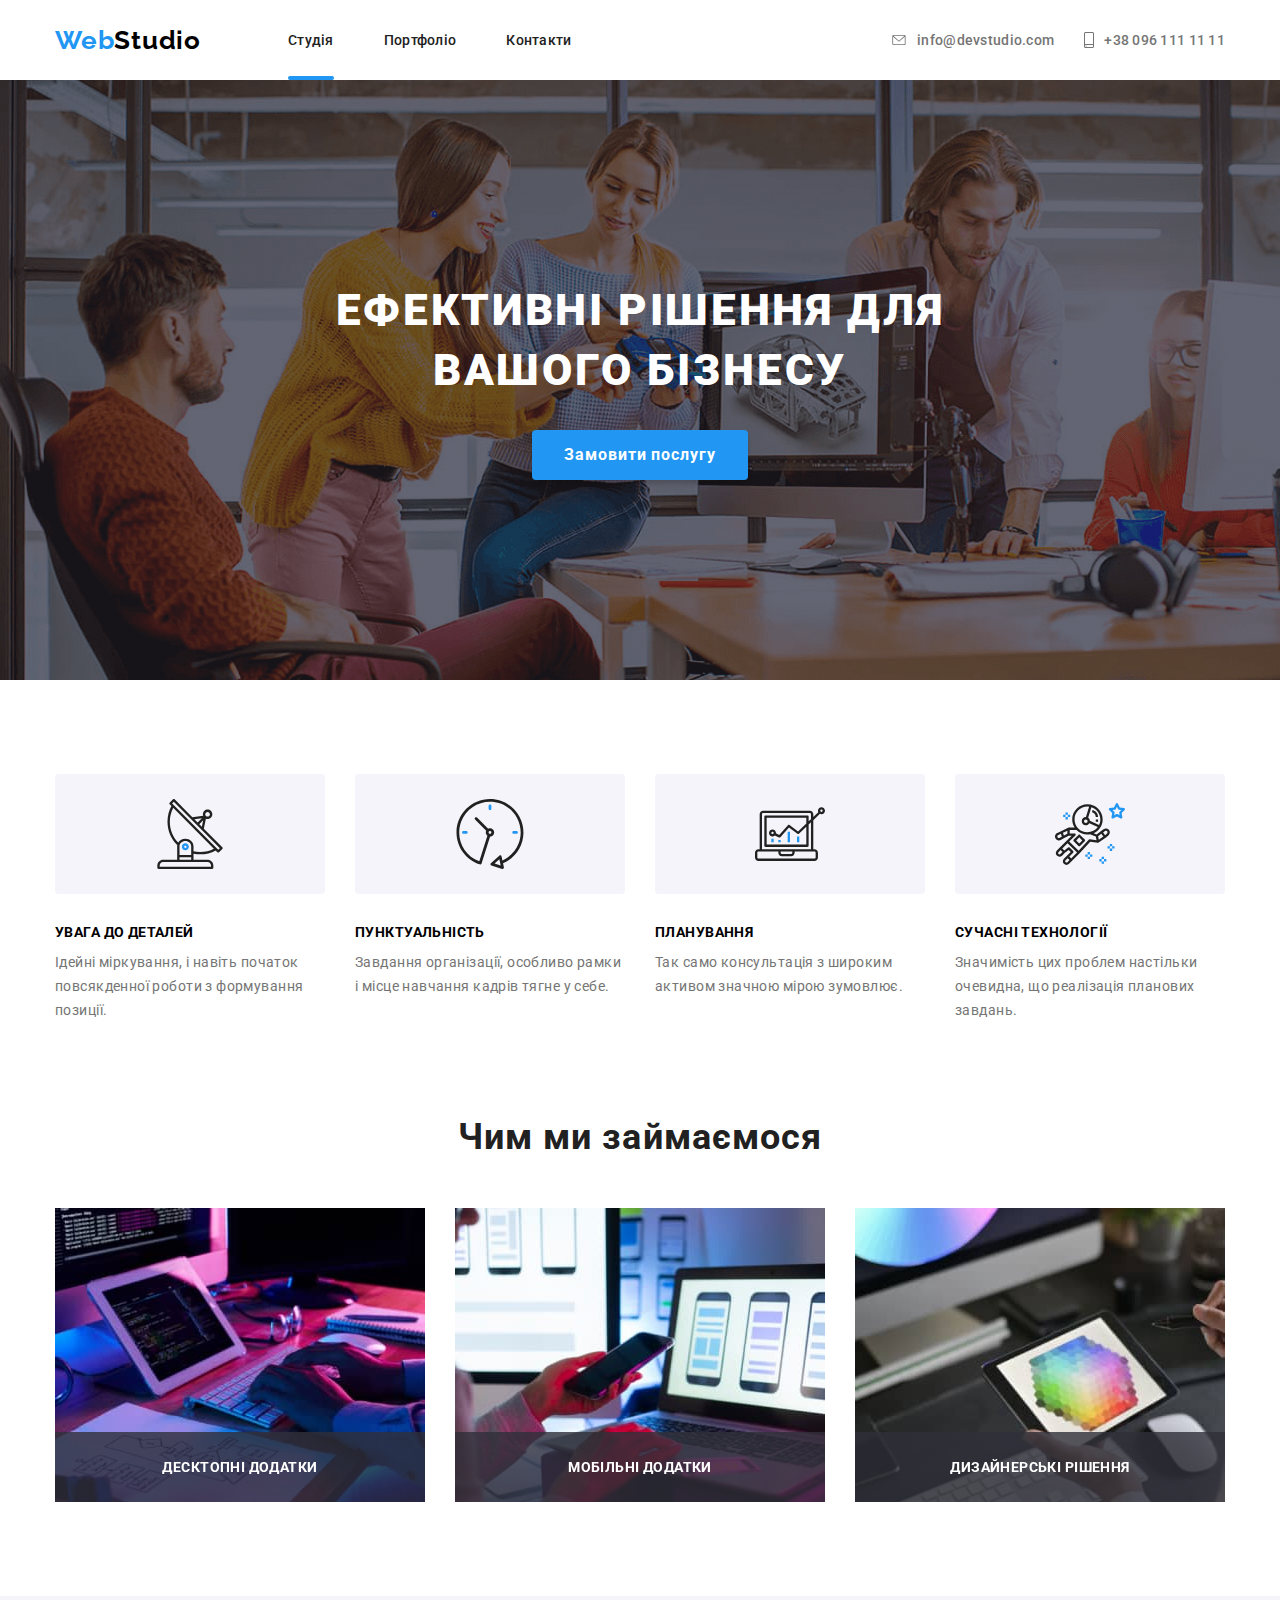
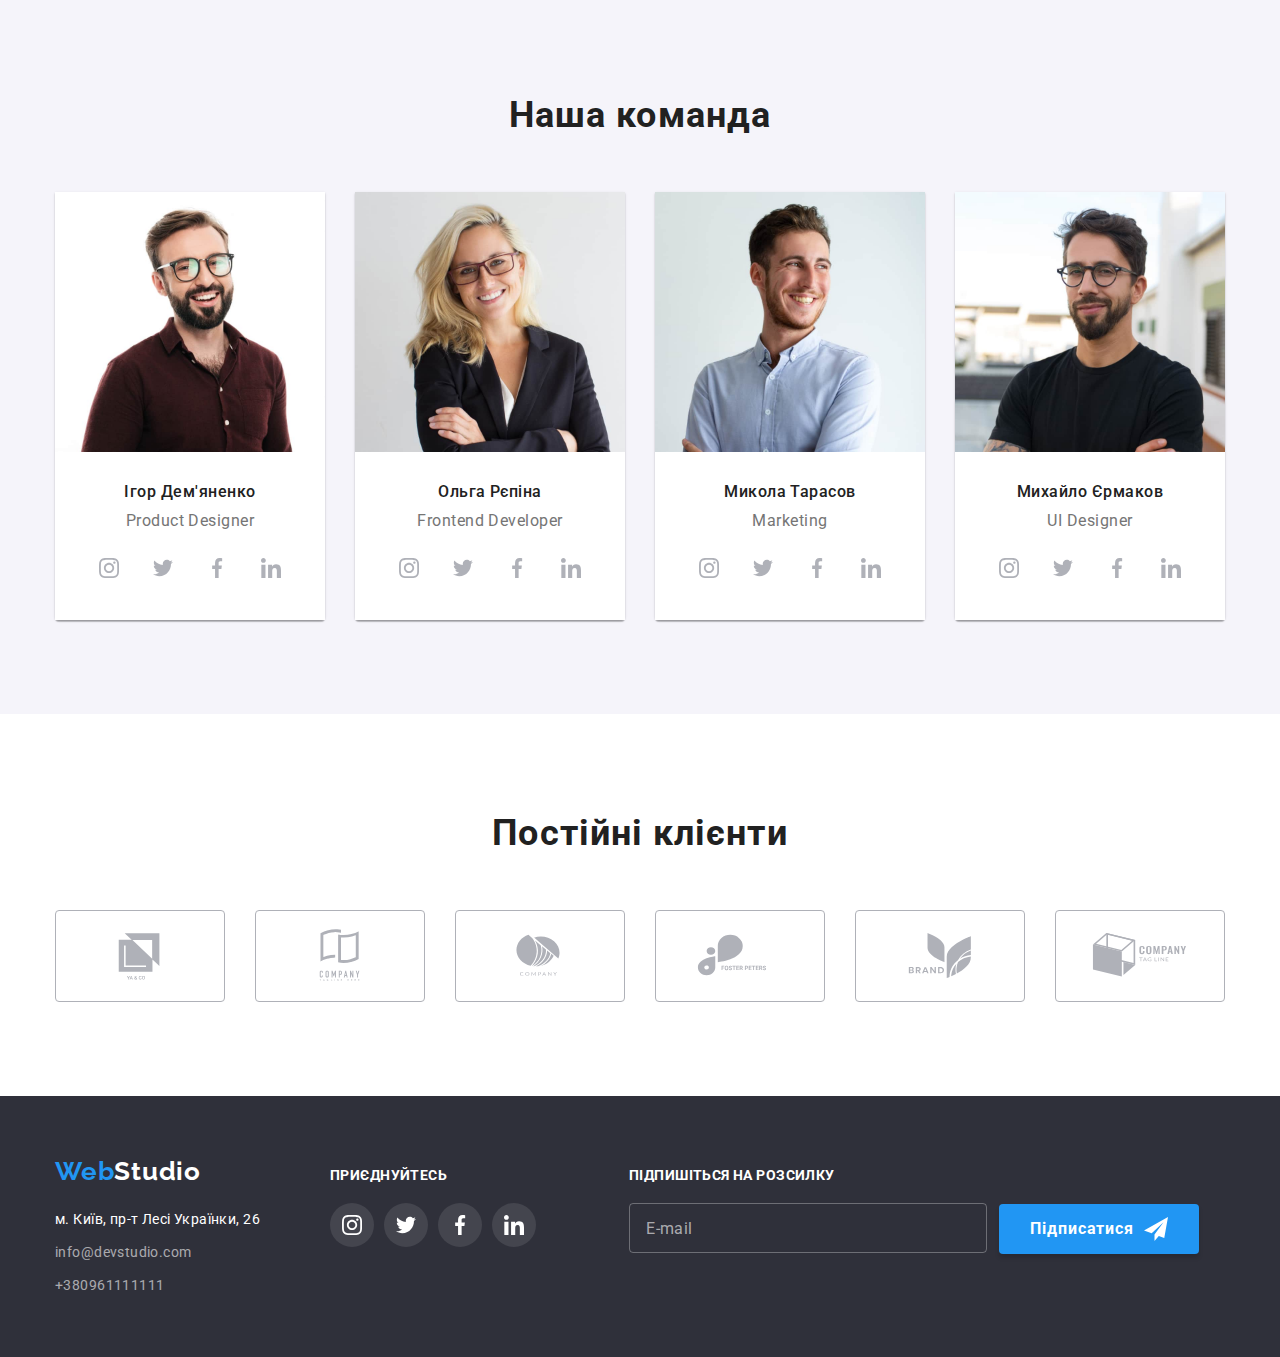
<file: index.html>
<!DOCTYPE html>
<html lang="en">

<head>
  <meta charset="UTF-8" />
  <meta http-equiv="X-UA-Compatible" content="IE=edge" />
  <meta name="viewport" content="width=device-width, initial-scale=1.0" />
  <title>Document</title>
  <!-- <link
      rel="stylesheet"
      href="https://cdnjs.cloudflare.com/ajax/libs/modern-normalize/1.1.0/modern-normalize.min.css"
      integrity="sha512-wpPYUAdjBVSE4KJnH1VR1HeZfpl1ub8YT/NKx4PuQ5NmX2tKuGu6U/JRp5y+Y8XG2tV+wKQpNHVUX03MfMFn9Q=="
      crossorigin="anonymous"
      referrerpolicy="no-referrer"
    /> -->
  <link rel="preconnect" href="https://fonts.googleapis.com" />
  <link rel="preconnect" href="https://fonts.gstatic.com" crossorigin />
  <link rel="stylesheet"
    href="https://cdnjs.cloudflare.com/ajax/libs/modern-normalize/1.0.0/modern-normalize.min.css" />

  <link href="https://fonts.googleapis.com/css2?family=Raleway:wght@700&family=Roboto:wght@400;500;700&display=swap"
    rel="stylesheet" />
  <link rel="preconnect" href="https://fonts.googleapis.com" />
  <link rel="preconnect" href="https://fonts.gstatic.com" crossorigin />
  <link href="https://fonts.googleapis.com/css2?family=Roboto:wght@900&display=swap" rel="stylesheet" />

  <link rel="stylesheet" href="./css/main.min.css" />
</head>

<body>
  <!--header-->
  <header class="header">
    <div class="header__lists container">
      <a href="" class=" header-logo">Web<span class="logo__span">Studio</span></a>


      <a href="./index.html"></a>
      <nav class="navigation">

        <ul class="navigation__list list">
          <li>
            <a href="" class="navigation__link navigation__link--current">Студія</a>
          </li>
          <li>
            <a href="./portfolio.html" class="navigation__link">Портфоліо</a>
          </li>
          <li><a href="" class="navigation__link">Контакти </a></li>
        </ul>
      </nav>
      <ul class="contacts">
        <li>
          <a href="" class="contacts__link">
            <svg class="contacts__envelope-icon">
              <use href="./images/symbol-defs.svg#icon-envelope"></use>
            </svg>
            info@devstudio.com
          </a>
        </li>
        <li>
          <a href="" class="contacts__link">
            <svg class="contacts__smartphone-icon ">
              <use href="./images/symbol-defs.svg#icon-smartphone"></use>
            </svg>

            +38 096 111 11 11
          </a>
        </li>
      </ul>
      <!-- <ul class = "link-list">
          <li class="link-list__item">
            <p class = "link-list__paragraph">Instagram</p>
          </li>
          <li class="link-list__item">
            <p class = "link-list__paragraph">Twitter</p>
          </li>
          <li class="link-list__item">
            <p class = "link-list__paragraph">Facebook</p>
          </li>
          <li class="link-list__item">
            <p class = "link-list__paragraph">LinkedIn</p>
          </li>
          
        </ul> -->
    </div>
    <div class="tel-nav container">
      <a href="" class=" header-logo-mobile logo">Web<span class="logo__span">Studio</span></a>
      <button type="button" class="menu-open-btn" data-menu-open>
        <svg class="menu-button__icon">
          <use class="menu-button__icon-menu" href="./images/symbol-defs.svg#icon-menu"></use>
        </svg>
      </button>
    </div>
    <div class="menu is-hidden " data-menu>
      <button type="button" class="menu-close-btn" data-menu-close ">
        <svg class = " menu-button__icon" aria-label="mobile-menu-switcher">

        <use class="menu-button__icon-cross" href="./images/symbol-defs.svg#icon-close-black"></use>
        </svg>
      </button>
      <div class="menu-wrapper-top">
        <ul class="menu-list menu-container">
          <li class="menu-list__item">
            <a href="/" class="menu-list__link menu-current">Студія</a>
          </li>
          <li class="menu-list__item">
            <a href="./portfolio.html" class="menu-list__link">Портфоліо</a>
          </li>
          <li class="menu-list__item">
            <a href="" class="menu-list__link">Контакти</a>
          </li>
        </ul>
      </div>


      <div class="menu-wrapper-bottom">
        <ul class="menu-contacts menu-container">
          <li class="menu-contacts__item">
            <p class="menu-contacts__paragraph menu-contacts__paragraph--phone">+38 096 111 11 11</p>
          </li>
          <li class="menu-contacts__item">
            <p class="menu-contacts__paragraph menu-contacts__paragraph--email">info@devstudio.com</p>
          </li>
        </ul>

        <ul class="link-list menu-container">
          <li class="link-list__item">
            <p class="link-list__paragraph">Instagram</p>
          </li>
          <li class="link-list__item">
            <p class="link-list__paragraph">Twitter</p>
          </li>
          <li class="link-list__item">
            <p class="link-list__paragraph">Facebook</p>
          </li>
          <li class="link-list__item">
            <p class="link-list__paragraph">LinkedIn</p>
          </li>
        </ul>
      </div>

    </div>

  </header>

  <main>
    <!--hero-->
    <section class="hero">
      <div class="hero__elements container">
        <h1 class="hero__title">Ефективні рішення для вашого бізнесу</h1>
        <button class="main-button" data-modal-open>Замовити послугу</button>
      </div>
    </section>

    <div class="backdrop is-hidden" data-modal>
      <div class="modal">
        <div class="modal__cross-container">
          <button class="modal__cross-button" data-modal-close>
            <svg class="modal__cross">
              <use href="./images/symbol-defs.svg#icon-close-black"></use>
            </svg>
          </button>
        </div>
        <h2 class="modal__title">Залиште свої дані, ми вам передзвонимо</h2>
        <form class="form">
          <div class="form__input-container">
            <label class="form__label">
              <span class="form__paragraph">Ім'я</span>

              <input type="tel" name="phone" class="form__field" />

              <svg class="form__icon">
                <use href="images/symbol-defs.svg#icon-black-person"></use>
              </svg>
            </label>
          </div>
          <div class="form__input-container">
            <label class="form__label">
              <span class="form__paragraph">Телефон</span>

              <input type="tel" name="phone" class="form__field" />

              <svg class="form__icon">
                <use href="images/symbol-defs.svg#icon-black-phone"></use>
              </svg>
            </label>
          </div>

          <div class="form__input-container">
            <label class="form__label">
              <span class="form__paragraph">Пошта</span>

              <input type="tel" name="phone" class="form__field" />

              <svg class="form__icon">
                <use href="images/symbol-defs.svg#icon-black-email"></use>
              </svg>
            </label>
          </div>
          <label class="form__label">
            <p class="form__paragraph">Коментар</p>
            <textarea class="form__textarea form__field" name="textarea" placeholder="Введіть текст"></textarea>
          </label>

          <label class="checkbox">
            <div class="checkbox__container">
              <input type="checkbox" name="checkbox" class="checkbox visually-hidden" />
              <span class="checkbox__span">
                <svg class="checkbox__icon-check">
                  <use href="./images/symbol-defs.svg#icon-icon-check"></use>
                </svg>
              </span>
              <p class="checkbox__paragraph">
                Погоджуюся з розсилкою та приймаю
                <a class="checkbox__agreement-terms">Умови договору</a>
              </p>
            </div>
          </label>
          <button class="main-button main-button--modal__button" type="submit">
            Відправити
          </button>
        </form>
      </div>
    </div>

    <!--advantages-->
    <section class="advantages">
      <div class="container">
        <h2 class="h2-title visually-hidden">Чим ми займаємося</h2>
        <ul class="advantages-list">
          <li class="advantages-list__item">
            <div class="advantages-list__icons-container">
              <svg class="advantages-list__icon">
                <use href="images/symbol-defs.svg#icon-antenna-1"></use>
              </svg>
            </div>

            <h3 class="advantages-list__h3-title">УВАГА ДО ДЕТАЛЕЙ</h3>
            <p class="advantages-list__paragraph">
              Ідейні міркування, і навіть початок повсякденної роботи з
              формування позиції.
            </p>
          </li>
          <li class="advantages-list__item">
            <div class="advantages-list__icons-container">
              <svg class="advantages-list__icon">
                <use href="images/symbol-defs.svg#icon-clock-1"></use>
              </svg>
            </div>

            <h3 class="advantages-list__h3-title">ПУНКТУАЛЬНІСТЬ</h3>
            <p class="advantages-list__paragraph">
              Завдання організації, особливо рамки і місце навчання кадрів
              тягне у себе.
            </p>
          </li>
          <li class="advantages-list__item">
            <div class="advantages-list__icons-container">
              <svg class="advantages-list__icon">
                <use href="images/symbol-defs.svg#icon-diagram-1"></use>
              </svg>
            </div>

            <h3 class="advantages-list__h3-title">ПЛАНУВАННЯ</h3>
            <p class="advantages-list__paragraph">
              Так само консультація з широким активом значною мірою зумовлює.
            </p>
          </li>
          <li class="advantages-list__item">
            <div class="advantages-list__icons-container">
              <svg class="advantages-list__icon">
                <use href="images/symbol-defs.svg#icon-astronaut-1"></use>
              </svg>
            </div>

            <h3 class="advantages-list__h3-title">СУЧАСНІ ТЕХНОЛОГІЇ</h3>
            <p class="advantages-list__paragraph">
              Значимість цих проблем настільки очевидна, що реалізація
              планових завдань.
            </p>
          </li>
        </ul>
      </div>
    </section>
    <!--work_examples-->
    <section class="examples">
      <div class="container">
        <h2 class="examples__title h2-title">Чим ми займаємося</h2>
        <ul class="examples-list list">
          <li class="examples-list__item">
            <img srcset="./images/work_examples/work-example-1.png 1x, 
                ./images/work_examples/work-example-1-x2.jpg 2x" src="./images/work_examples/work-example-1.png"
              class="examples-list__img" alt="Пример работы" width="370" />
            <div class="examples-list__overlay">
              <p class="examples-list__paragraph">Десктопні додатки</p>
            </div>
          </li>
          <li class="examples-list__item">
            <img srcset="./images/work_examples/work-example-2.png 1x, 
            ./images/work_examples/work-example-2-x2.jpg 2x" class="examples-list__img"
              src="./images/work_examples/work-example-2.png" alt="Пример работы" width="370" />
            <div class="examples-list__overlay">
              <p class="examples-list__paragraph">Мобільні додатки</p>
            </div>
          </li>
          <li class="examples-list__item">
            <img srcset="./images/work_examples/work-example-3.png 1x, 
            ./images/work_examples/work-example-3-x2.jpg 2x" class="examples-list__img"
              src="./images/work_examples/work-example-3.png" alt="Пример работы" width="370" />
            <div class="examples-list__overlay">
              <p class="examples-list__paragraph">Дизайнерські рішення</p>
            </div>
          </li>
        </ul>
      </div>
    </section>
    <!-- employers -->
    <section class="employers">
      <div class="container">
        <h2 class="h2-title employers-title">Наша команда</h2>
        <ul class="employers-list ">
          <li class="employers-list__item">
            <picture>
              <source srcset="./images/employers/first-employer.jpg 1x, 
              ./images/employers/first-employer-x2.jpg 2x"
              media="(min-width: 1200px)">
              <source srcset="./images/employers/first-employer-tab.jpg 1x, 
              ./images/employers/first-employer-tab-x2.jpg 2x"
              media="(min-width: 768px)">
              <source srcset="./images/employers/first-employer-tel.jpg 1x, 
              ./images/employers/first-employer-tel-x2.jpg 2x"
              media="(max-width: 767px)">
              <img  class="employers-list__img"  src="./images/employers/first-employer.jpg" alt="сотрудник" />
            </picture>
            <!-- <img srcset="./images/employers/first-employer.jpg 1x, 
            ./images/employers/first-employer-x2.jpg 2x" class="employers-list__img"  src="./images/employers/first-employer.jpg" alt="сотрудник" /> -->
            <div class="employers-list__container">
              <h3 class="employers-list__title">Ігор Дем'яненко</h3>
              <p class="employers-list__paragraph">Product Designer</p>
              <div class="employers-list__wrapper">
                <a class="employers-list__link" href="">
                  <svg class="employers-list__icon">
                    <use href="./images/symbol-defs.svg#icon-instagram-1"></use>
                  </svg>
                </a>
                <a class="employers-list__link" href="">
                  <svg class="employers-list__icon">
                    <use href="./images/symbol-defs.svg#icon-twitter-1"></use>
                  </svg>
                </a>
                <a class="employers-list__link" href="">
                  <svg class="employers-list__icon">
                    <use href="./images/symbol-defs.svg#icon-facebook-1"></use>
                  </svg>
                </a>
                <a class="employers-list__link" href="">
                  <svg class="employers-list__icon">
                    <use href="./images/symbol-defs.svg#icon-linkedin-1"></use>
                  </svg>
                </a>
              </div>
            </div>
          </li>
          <li class="employers-list__item">
            <picture>
              <source srcset="./images/employers/second-employer.jpg 1x, 
              ./images/employers/second-employer-x2.jpg 2x"
              media="(min-width: 1200px)">
              <source srcset="./images/employers/second-employer-tab.jpg 1x, 
              ./images/employers/second-employer-tab-x2.jpg 2x"
              media="(min-width: 768px)">
              <source srcset="./images/employers/second-employer-tel.jpg 1x, 
              ./images/employers/second-employer-tel-x2.jpg 2x"
              media="(max-width: 767px)">
              <img  class="employers-list__img"  src="./images/employers/second-employer.jpg" alt="сотрудник" />
            </picture>
            <div class="employers-list__container">
              <h3 class="employers-list__title">Ольга Рєпіна</h3>
              <p class="employers-list__paragraph">Frontend Developer</p>
              <div class="employers-list__wrapper"">
                  <a class=" employers-list__link" href="">
                <svg class="employers-list__icon">
                  <use href="./images/symbol-defs.svg#icon-instagram-1"></use>
                </svg>
                </a>
                <a class="employers-list__link" href="">
                  <svg class="employers-list__icon">
                    <use href="./images/symbol-defs.svg#icon-twitter-1"></use>
                  </svg>
                </a>
                <a class="employers-list__link" href="">
                  <svg class="employers-list__icon">
                    <use href="./images/symbol-defs.svg#icon-facebook-1"></use>
                  </svg>
                </a>
                <a class="employers-list__link" href="">
                  <svg class="employers-list__icon">
                    <use href="./images/symbol-defs.svg#icon-linkedin-1"></use>
                  </svg>
                </a>
              </div>
            </div>
          </li>
          <li class="employers-list__item">
            <picture>
              <source srcset="./images/employers/third-employer.jpg 1x, 
              ./images/employers/third-employer-x2.jpg 2x"
              media="(min-width: 1200px)">
              <source srcset="./images/employers/third-employer-tab.jpg 1x, 
              ./images/employers/third-employer-tab-x2.jpg 2x"
              media="(min-width: 768px)">
              <source srcset="./images/employers/third-employer-tel.jpg 1x, 
              ./images/employers/third-employer-tel-x2.jpg 2x"
              media="(max-width: 767px)">
              <img  class="employers-list__img"  src="./images/employers/third-employer.jpg" alt="сотрудник" />
            </picture>
           
            <div class="employers-list__container">
              <h3 class="employers-list__title">Микола Тарасов</h3>
              <p class="employers-list__paragraph">Marketing</p>
              <div class="employers-list__wrapper">
                <a class="employers-list__link" href="">
                  <svg class="employers-list__icon">
                    <use href="./images/symbol-defs.svg#icon-instagram-1"></use>
                  </svg>
                </a>
                <a class="employers-list__link" href="">
                  <svg class="employers-list__icon">
                    <use href="./images/symbol-defs.svg#icon-twitter-1"></use>
                  </svg>
                </a>
                <a class="employers-list__link" href="">
                  <svg class="employers-list__icon">
                    <use href="./images/symbol-defs.svg#icon-facebook-1"></use>
                  </svg>
                </a>
                <a class="employers-list__link" href="">
                  <svg class="employers-list__icon">
                    <use href="./images/symbol-defs.svg#icon-linkedin-1"></use>
                  </svg>
                </a>
              </div>
            </div>
          </li>
          <li class="employers-list__item">
            <picture>
              <source srcset="./images/employers/fourth-employer.jpg 1x, 
              ./images/employers/fourth-employer-x2.jpg 2x"
              media="(min-width: 1200px)">
              <source srcset="./images/employers/fourth-employer-tab.jpg 1x, 
              ./images/employers/fourth-employer-tab-x2.jpg 2x"
              media="(min-width: 768px)">
              <source srcset="./images/employers/fourth-employer-tel.jpg 1x, 
              ./images/employers/fourth-employer-tel-x2.jpg 2x"
              media="(max-width: 767px)">
              <img  class="employers-list__img"  src="./images/employers/fourth-employer.jpg" alt="сотрудник" />
            </picture>
          
            <div class="employers-list__container">
              <h3 class="employers-list__title">Михайло Єрмаков</h3>
              <p class="employers-list__paragraph">UI Designer</p>
              <div class="employers-list__wrapper">
                <a class="employers-list__link" href="">
                  <svg class="employers-list__icon">
                    <use href="./images/symbol-defs.svg#icon-instagram-1"></use>
                  </svg>
                </a>
                <a class="employers-list__link" href="">
                  <svg class="employers-list__icon">
                    <use href="./images/symbol-defs.svg#icon-twitter-1"></use>
                  </svg>
                </a>
                <a class="employers-list__link" href="">
                  <svg class="employers-list__icon">
                    <use href="./images/symbol-defs.svg#icon-facebook-1"></use>
                  </svg>
                </a>
                <a class="employers-list__link" href="">
                  <svg class="employers-list__icon">
                    <use href="./images/symbol-defs.svg#icon-linkedin-1"></use>
                  </svg>
                </a>
              </div>
            </div>
          </li>
        </ul>
      </div>
    </section>
    <!-- companies   -->
    <section class="companies">
      <div class="container">
        <h2 class="companies__title h2-title">Постійні клієнти</h2>
        <ul class="companies__list">
          <li class="companies-list__item">
            <a class="companies__icon-link" href="">
              <svg class="companies__icon">
                <use href="./images/symbol-defs.svg#icon-logo"></use>
              </svg>
            </a>
          </li>
          <li class="companies-list__item">
            <a class="companies__icon-link" href="">
              <svg class="companies__icon">
                <use href="./images/symbol-defs.svg#icon-logo-1"></use>
              </svg>
            </a>
          </li>
          <li class="companies-list__item">
            <a class="companies__icon-link" href="">
              <svg class="companies__icon">
                <use href="./images/symbol-defs.svg#icon-logo-2"></use>
              </svg>
            </a>
          </li>
          <li class="companies-list__item">
            <a class="companies__icon-link" href="">
              <svg class="companies__icon">
                <use href="./images/symbol-defs.svg#icon-logo-3"></use>
              </svg>
            </a>
          </li>
          <li class="companies-list__item">
            <a class="companies__icon-link" href="">
              <svg class="companies__icon">
                <use href="./images/symbol-defs.svg#icon-logo-4"></use>
              </svg>
            </a>
          </li>
          <li class="companies-list__item">
            <a class="companies__icon-link" href="">
              <svg class="companies__icon">
                <use href="./images/symbol-defs.svg#icon-logo-5"></use>
              </svg>
            </a>
          </li>
        </ul>
      </div>
    </section>
  </main>
  <!--footer-->

  <footer class="footer">
    <div class="footer__elements container">
      <div class="adress-icons-wrapper">
        <div class="adress-container">
          <a href="" class="logo">Web<span class="logo__footer-span">Studio</span></a>
          <address class="address">
            <p class="address__paragraph">м. Київ, пр-т Лесі Українки, 26</p>
            <a class="address__link" href="info@devstudio.com">info@devstudio.com</a>
            <a class="address__link" href="+380961111111">+380961111111</a>
          </address>
        </div>
        <div class="footer__icons">
          <p class="footer__paragraph">приєднуйтесь</p>
          <ul class="footer__list">
            <li>
              <a href="" class="footer__link">
                <svg class="footer__icon">
                  <use href="./images/symbol-defs.svg#icon-instagram-1"></use>
                </svg>
              </a>
            </li>
            <li>
              <a href="" class="footer__link">
                <svg class="footer__icon">
                  <use href="./images/symbol-defs.svg#icon-twitter-1"></use>
                </svg>
              </a>
            </li>
            <li>
              <a href="" class="footer__link">
                <svg class="footer__icon">
                  <use href="./images/symbol-defs.svg#icon-facebook-1"></use>
                </svg>
              </a>
            </li>
            <li>
              <a href="" class="footer__link">
                <svg class="footer__icon">
                  <use href="./images/symbol-defs.svg#icon-linkedin-1"></use>
                </svg>
              </a>
            </li>
          </ul>
        </div>
      </div>

      <form class="footer-form">
        <label class="footer-form__label">
          <p class="footer-form__paragraph">Підпишіться на розсилку</p>
        </label>
        <div class="footer-form__container">
          <input type="text" name="mailing" class="footer-form__field" placeholder="E-mail" />
          <button class="main-button footer-form__button" type="submit">
            Підписатися

            <svg class="footer-form__icon">
              <use href="./images/symbol-defs.svg#icon-icon-send"></use>
            </svg>
          </button>
        </div>
      </form>
    </div>
  </footer>
  <script src="./js/modal.js"></script>
  <script src="./js/menu-button.js"></script>

</body>

</html>
</file>
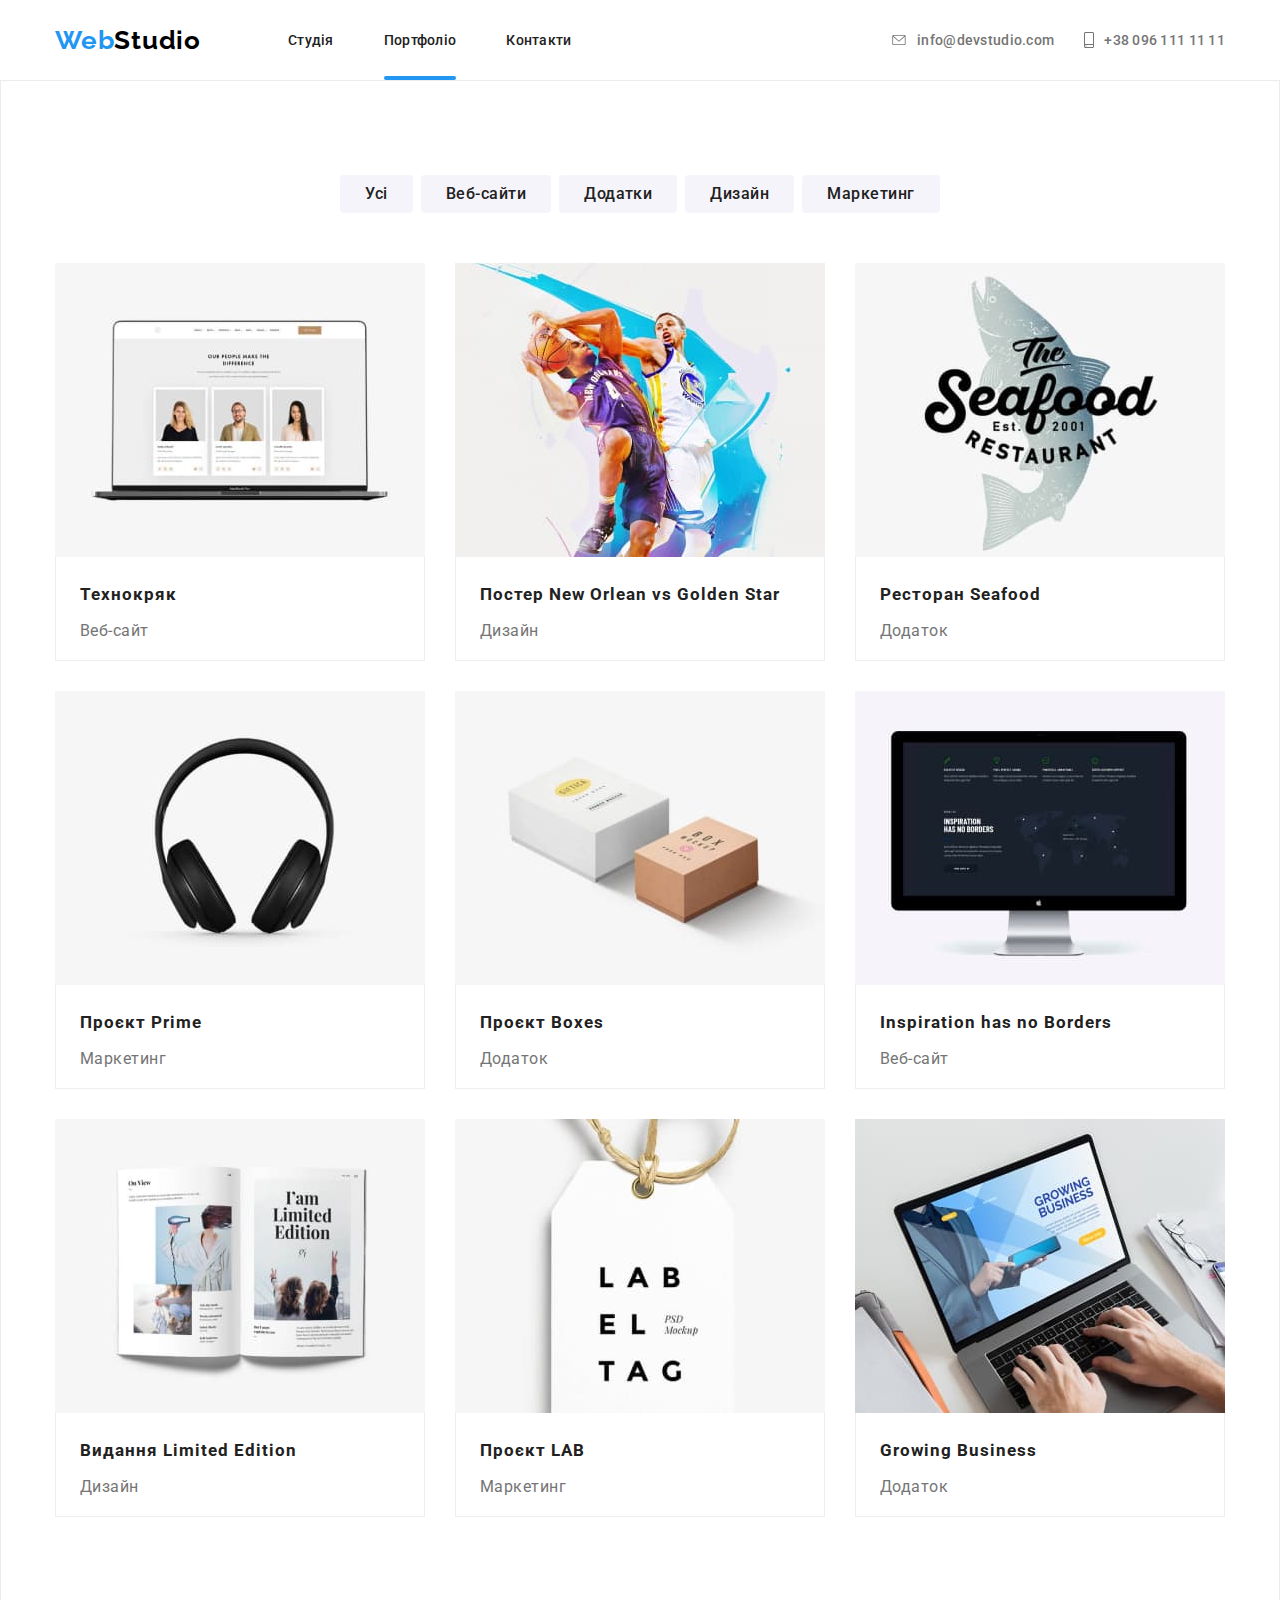
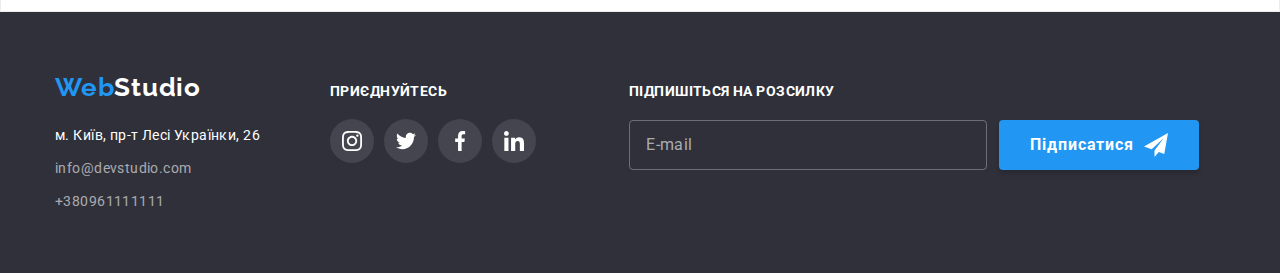
<file: portfolio.html>
<!DOCTYPE html>
<html lang="en">

<head>
  <meta charset="UTF-8" />
  <meta http-equiv="X-UA-Compatible" content="IE=edge" />
  <meta name="viewport" content="width=device-width, initial-scale=1.0" />
  <title>Document</title>
  <link rel="stylesheet" href="https://cdnjs.cloudflare.com/ajax/libs/modern-normalize/1.1.0/modern-normalize.min.css"
    integrity="sha512-wpPYUAdjBVSE4KJnH1VR1HeZfpl1ub8YT/NKx4PuQ5NmX2tKuGu6U/JRp5y+Y8XG2tV+wKQpNHVUX03MfMFn9Q=="
    crossorigin="anonymous" referrerpolicy="no-referrer" />
  <link rel="preconnect" href="https://fonts.googleapis.com" />
  <link rel="preconnect" href="https://fonts.gstatic.com" crossorigin />
  <link href="https://fonts.googleapis.com/css2?family=Raleway:wght@700&family=Roboto:wght@400;500;700&display=swap"
    rel="stylesheet" />
  <link rel="preconnect" href="https://fonts.googleapis.com" />
  <link rel="preconnect" href="https://fonts.gstatic.com" crossorigin />
  <link href="https://fonts.googleapis.com/css2?family=Roboto:wght@900&display=swap" rel="stylesheet" />
  <link rel="stylesheet" href="./css/main.min.css" />
</head>

<body>
  <header class="header">
    <div class="header__lists container">
      <a href="" class=" header-logo">Web<span class="logo__span">Studio</span></a>


      <a href="./index"></a>
      <nav class="navigation">

        <ul class="navigation__list list">
          <li>
            <a href="./index.html" class="navigation__link ">Студія</a>
          </li>
          <li>
            <a href="./portfolio.html" class="navigation__link navigation__link--current">Портфоліо</a>
          </li>
          <li><a href="" class="navigation__link">Контакти </a></li>
        </ul>
      </nav>
      <ul class="contacts">
        <li>
          <a href="" class="contacts__link">
            <svg class="contacts__envelope-icon">
              <use href="./images/symbol-defs.svg#icon-envelope"></use>
            </svg>
            info@devstudio.com
          </a>
        </li>
        <li>
          <a href="" class="contacts__link">
            <svg class="contacts__smartphone-icon ">
              <use href="./images/symbol-defs.svg#icon-smartphone"></use>
            </svg>

            +38 096 111 11 11
          </a>
        </li>
      </ul>
      <!-- <ul class = "link-list">
          <li class="link-list__item">
            <p class = "link-list__paragraph">Instagram</p>
          </li>
          <li class="link-list__item">
            <p class = "link-list__paragraph">Twitter</p>
          </li>
          <li class="link-list__item">
            <p class = "link-list__paragraph">Facebook</p>
          </li>
          <li class="link-list__item">
            <p class = "link-list__paragraph">LinkedIn</p>
          </li>
          
        </ul> -->
    </div>
    <div class="tel-nav container">
      <a href="" class=" header-logo-mobile logo">Web<span class="logo__span">Studio</span></a>
      <button type="button" class="menu-open-btn" data-menu-open>
        <svg class="menu-button__icon">
          <use class="menu-button__icon-menu" href="./images/symbol-defs.svg#icon-menu"></use>
        </svg>
      </button>
    </div>
    <div class="menu is-hidden " data-menu>
      <button type="button" class="menu-close-btn" data-menu-close ">
        <svg class = " menu-button__icon" aria-label="mobile-menu-switcher">

        <use class="menu-button__icon-cross" href="./images/symbol-defs.svg#icon-close-black"></use>
        </svg>
      </button>
      <div class="menu-wrapper-top">
        <ul class="menu-list menu-container">
          <li class="menu-list__item">
            <a href="/" class="menu-list__link ">Студія</a>
          </li>
          <li class="menu-list__item">
            <a href="./portfolio.html" class="menu-list__link menu-current">Портфоліо</a>
          </li>
          <li class="menu-list__item">
            <a href="" class="menu-list__link">Контакти</a>
          </li>
        </ul>
      </div>


      <div class="menu-wrapper-bottom">
        <ul class="menu-contacts menu-container">
          <li class="menu-contacts__item">
            <p class="menu-contacts__paragraph menu-contacts__paragraph--phone">+38 096 111 11 11</p>
          </li>
          <li class="menu-contacts__item">
            <p class="menu-contacts__paragraph menu-contacts__paragraph--email">info@devstudio.com</p>
          </li>
        </ul>

        <ul class="link-list menu-container">
          <li class="link-list__item">
            <p class="link-list__paragraph">Instagram</p>
          </li>
          <li class="link-list__item">
            <p class="link-list__paragraph">Twitter</p>
          </li>
          <li class="link-list__item">
            <p class="link-list__paragraph">Facebook</p>
          </li>
          <li class="link-list__item">
            <p class="link-list__paragraph">LinkedIn</p>
          </li>
        </ul>
      </div>

    </div>

  </header>

  <main>
    <section class="portfolio section ">
      <h1 class="visually-hidden">list</h1>
      <!-- buttons -->
      <div class="portfolio__button-wrapper container">
        <ul class="portfolio-buttons__list">
          <li><button type="button" class="portfolio-buttons__button">Усі</button></li>
          <li><button type="button" class="portfolio-buttons__button">Веб-сайти</button></li>
          <li><button type="button" class="portfolio-buttons__button">Додатки</button></li>
          <li><button type="button" class="portfolio-buttons__button">Дизайн</button></li>
          <li><button type="button" class="portfolio-buttons__button">Маркетинг</button></li>
        </ul>
      </div>
      <!-- list -->
      <div class="card-set container">
        <ul class="card-set__list list">
          <li class="card">
            <a href="" class="card__link">
              <div class="card__container">
                <div class="card-set__wrapper">
                  <img srcset="./portfolio_imgs/laptop.jpeg 1x, 
                  ./portfolio_imgs/laptop.jpeg 2x" src="./portfolio_imgs/laptop.jpeg" class="card-set__img" alt="laptop" />
                  <div class="card-overlay">
                    <p class="card-overlay__paragraph">
                      Ресурс пропонує комплексні пропозиції з різним рівнем
                      функціоналу та сервісів. Все це дозволить відвідувачу
                      отримати вичерпні відомості про компанію чи приватну
                      особу.
                    </p>
                  </div>
                </div>

                <div class="card__description">
                  <h2 class="card__title">Технокряк</h2>
                  <p class="card__paragraph">Веб-сайт</p>
                </div>
              </div>
            </a>
          </li>
          <li class="card">
            <a href="" class="card__link">
              <div class="card__container">
                <div class="card-set__wrapper">
                  <img srcset="./portfolio_imgs/basketball.jpeg 1x, 
                  ./portfolio_imgs/basketball.jpeg 2x" src="./portfolio_imgs/basketball.jpeg" class="card-set__img" alt="laptop" />
                  <div class="card-overlay">
                    <p class="card-overlay__paragraph">
                      Ресурс пропонує комплексні пропозиції з різним рівнем
                      функціоналу та сервісів. Все це дозволить відвідувачу
                      отримати вичерпні відомості про компанію чи приватну
                      особу.
                    </p>
                  </div>
                </div>

                <div class="card__description">
                  <h2 class="card__title">Постер New Orlean vs Golden Star</h2>
                  <p class="card__paragraph">Дизайн</p>
                </div>
              </div>
            </a>
          </li>
          <li class="card">
            <a href="" class="card__link">
              <div class="card__container">
                <div class="card-set__wrapper">
                  <img srcset="./portfolio_imgs/sea_food.jpeg 1x, 
                  ./portfolio_imgs/sea_food.jpeg 2x" src="./portfolio_imgs/sea_food.jpeg" class="card-set__img" alt="laptop" />
                  <div class="card-overlay">
                    <p class="card-overlay__paragraph">
                      Ресурс пропонує комплексні пропозиції з різним рівнем
                      функціоналу та сервісів. Все це дозволить відвідувачу
                      отримати вичерпні відомості про компанію чи приватну
                      особу.
                    </p>
                  </div>
                </div>

                <div class="card__description">
                  <h2 class="card__title">Ресторан Seafood</h2>
                  <p class="card__paragraph">Додаток</p>
                </div>
              </div>
            </a>
          </li>
          <li class="card">
            <a href="" class="card__link">
              <div class="card__container">
                <div class="card-set__wrapper">
                  <img srcset="./portfolio_imgs/headphones.jpeg 1x, 
                  ./portfolio_imgs/headphones.jpeg 2x" src="./portfolio_imgs/headphones.jpeg" class="card-set__img" alt="laptop" />
                  <div class="card-overlay">
                    <p class="card-overlay__paragraph">
                      Ресурс пропонує комплексні пропозиції з різним рівнем
                      функціоналу та сервісів. Все це дозволить відвідувачу
                      отримати вичерпні відомості про компанію чи приватну
                      особу.
                    </p>
                  </div>
                </div>

                <div class="card__description">
                  <h2 class="card__title">Проєкт Prime</h2>
                  <p class="card__paragraph">Маркетинг</p>
                </div>
              </div>
            </a>
          </li>
          <li class="card">
            <a href="" class="card__link">
              <div class="card__container">
                <div class="card-set__wrapper">
                  <img srcset="./portfolio_imgs/boxes.jpeg 1x, 
                  ./portfolio_imgs/boxes.jpeg 2x" src="./portfolio_imgs/boxes.jpeg" class="card-set__img" alt="laptop" />
                  <div class="card-overlay">
                    <p class="card-overlay__paragraph">
                      Ресурс пропонує комплексні пропозиції з різним рівнем
                      функціоналу та сервісів. Все це дозволить відвідувачу
                      отримати вичерпні відомості про компанію чи приватну
                      особу.
                    </p>
                  </div>
                </div>

                <div class="card__description">
                  <h2 class="card__title">Проєкт Boxes</h2>
                  <p class="card__paragraph">Додаток</p>
                </div>
              </div>
            </a>
          </li>
          <li class="card">
            <a href="" class="card__link">
              <div class="card__container">
                <div class="card-set__wrapper">
                  <img srcset="./portfolio_imgs/monitor.jpeg 1x, 
                  ./portfolio_imgs/monitor.jpeg 2x" src="./portfolio_imgs/monitor.jpeg" class="card-set__img" alt="laptop" />
                  <div class="card-overlay">
                    <p class="card-overlay__paragraph">
                      Ресурс пропонує комплексні пропозиції з різним рівнем
                      функціоналу та сервісів. Все це дозволить відвідувачу
                      отримати вичерпні відомості про компанію чи приватну
                      особу.
                    </p>
                  </div>
                </div>

                <div class="card__description">
                  <h2 class="card__title">Inspiration has no Borders</h2>
                  <p class="card__paragraph">Веб-сайт</p>
                </div>
              </div>
            </a>
          </li>
          <li class="card">
            <a href="" class="card__link">
              <div class="card__container">
                <div class="card-set__wrapper">
                  <img srcset="./portfolio_imgs/magazines.jpeg 1x, 
                  ./portfolio_imgs/magazines.jpeg 2x" src="./portfolio_imgs/magazines.jpeg" class="card-set__img" alt="laptop" />
                  <div class="card-overlay">
                    <p class="card-overlay__paragraph">
                      Ресурс пропонує комплексні пропозиції з різним рівнем
                      функціоналу та сервісів. Все це дозволить відвідувачу
                      отримати вичерпні відомості про компанію чи приватну
                      особу.
                    </p>
                  </div>
                </div>

                <div class="card__description">
                  <h2 class="card__title">Видання Limited Edition</h2>
                  <p class="card__paragraph">Дизайн</p>
                </div>
              </div>
            </a>
          </li>
          <li class="card">
            <a href="" class="card__link">
              <div class="card__container">
                <div class="card-set__wrapper">
                  <img srcset="./portfolio_imgs/pendant.jpeg 1x, 
                  ./portfolio_imgs/pendant.jpeg 2x" src="./portfolio_imgs/pendant.jpeg" class="card-set__img" alt="laptop" />
                  <div class="card-overlay">
                    <p class="card-overlay__paragraph">
                      Ресурс пропонує комплексні пропозиції з різним рівнем
                      функціоналу та сервісів. Все це дозволить відвідувачу
                      отримати вичерпні відомості про компанію чи приватну
                      особу.
                    </p>
                  </div>
                </div>

                <div class="card__description">
                  <h2 class="card__title">Проєкт LAB</h2>
                  <p class="card__paragraph">Маркетинг</p>
                </div>
              </div>
            </a>
          </li>
          <li class="card">
            <a href="" class="card__link">
              <div class="card__container">
                <div class="card-set__wrapper">
                  <img srcset="./portfolio_imgs/laptop_cr_business.jpeg 1x, 
                  ./portfolio_imgs/laptop_cr_business.jpeg 2x" src="./portfolio_imgs/laptop_cr_business.jpeg" class="card-set__img" alt="laptop" />
                  <div class="card-overlay">
                    <p class="card-overlay__paragraph">
                      Ресурс пропонує комплексні пропозиції з різним рівнем
                      функціоналу та сервісів. Все це дозволить відвідувачу
                      отримати вичерпні відомості про компанію чи приватну
                      особу.
                    </p>
                  </div>
                </div>

                <div class="card__description">
                  <h2 class="card__title">Growing Business</h2>
                  <p class="card__paragraph">Додаток</p>
                </div>
              </div>
            </a>
          </li>
        </ul>
      </div>
    </section>
  </main>
  <!-- footer -->
  <footer class="footer">
    <div class="footer__elements container">
      <div class="adress-icons-wrapper">
        <div class="adress-container">
          <a href="" class="logo">Web<span class="logo__footer-span">Studio</span></a>
          <address class="address">
            <p class="address__paragraph">м. Київ, пр-т Лесі Українки, 26</p>
            <a class="address__link" href="info@devstudio.com">info@devstudio.com</a>
            <a class="address__link" href="+380961111111">+380961111111</a>
          </address>
        </div>
        <div class="footer__icons">
          <p class="footer__paragraph">приєднуйтесь</p>
          <ul class="footer__list">
            <li>
              <a href="" class="footer__link">
                <svg class="footer__icon">
                  <use href="./images/symbol-defs.svg#icon-instagram-1"></use>
                </svg>
              </a>
            </li>
            <li>
              <a href="" class="footer__link">
                <svg class="footer__icon">
                  <use href="./images/symbol-defs.svg#icon-twitter-1"></use>
                </svg>
              </a>
            </li>
            <li>
              <a href="" class="footer__link">
                <svg class="footer__icon">
                  <use href="./images/symbol-defs.svg#icon-facebook-1"></use>
                </svg>
              </a>
            </li>
            <li>
              <a href="" class="footer__link">
                <svg class="footer__icon">
                  <use href="./images/symbol-defs.svg#icon-linkedin-1"></use>
                </svg>
              </a>
            </li>
          </ul>
        </div>
      </div>

      <form class="footer-form">
        <label class="footer-form__label">
          <p class="footer-form__paragraph">Підпишіться на розсилку</p>
        </label>
        <div class="footer-form__container">
          <input type="text" name="mailing" class="footer-form__field" placeholder="E-mail" />
          <button class="main-button footer-form__button" type="submit">
            Підписатися

            <svg class="footer-form__icon">
              <use href="./images/symbol-defs.svg#icon-icon-send"></use>
            </svg>
          </button>
        </div>
      </form>
    </div>
  </footer>
  <script src="./js/menu-button.js"></script>
</body>

</html>
</file>
<file: css/main.min.css>
/*! modern-normalize v1.1.0 | MIT License | https://github.com/sindresorhus/modern-normalize */*,::before,::after{-webkit-box-sizing:border-box;box-sizing:border-box}html{line-height:1.15;-webkit-text-size-adjust:100%;-moz-tab-size:4;-o-tab-size:4;tab-size:4}body{margin:0;font-family:system-ui,-apple-system,"Segoe UI",Roboto,Helvetica,Arial,sans-serif,"Apple Color Emoji","Segoe UI Emoji"}hr{height:0;color:inherit}abbr[title]{-webkit-text-decoration:underline dotted;text-decoration:underline dotted}b,strong{font-weight:bolder}code,kbd,samp,pre{font-family:ui-monospace,SFMono-Regular,Consolas,"Liberation Mono",Menlo,monospace;font-size:1em}small{font-size:80%}sub,sup{font-size:75%;line-height:0;position:relative;vertical-align:baseline}sub{bottom:-0.25em}sup{top:-0.5em}table{text-indent:0;border-color:inherit}button,input,optgroup,select,textarea{font-family:inherit;font-size:100%;line-height:1.15;margin:0}button,select{text-transform:none}button,[type=button],[type=reset],[type=submit]{-webkit-appearance:button}::-moz-focus-inner{border-style:none;padding:0}:-moz-focusring{outline:1px dotted ButtonText}:-moz-ui-invalid{box-shadow:none}legend{padding:0}progress{vertical-align:baseline}::-webkit-inner-spin-button,::-webkit-outer-spin-button{height:auto}[type=search]{-webkit-appearance:textfield;outline-offset:-2px}::-webkit-search-decoration{-webkit-appearance:none}::-webkit-file-upload-button{-webkit-appearance:button;font:inherit}summary{display:list-item}*,*::before,*::after{-webkit-box-sizing:border-box;box-sizing:border-box;text-decoration:none;list-style:none;margin:0;padding:0}.container{padding-left:15px;padding-right:15px;margin-left:auto;margin-right:auto}@media screen and (min-width: 480px){.container{width:480px}}@media screen and (min-width: 768px){.container{width:768px}}@media screen and (min-width: 1200px){.container{width:1200px}}.visually-hidden{position:absolute;white-space:nowrap;width:1px;height:1px;overflow:hidden;border:0;padding:0;clip:rect(0 0 0 0);-webkit-clip-path:inset(50%);clip-path:inset(50%);margin:-1px}.is-hidden{pointer-events:none;opacity:0}.h2-title{display:-webkit-box;display:-ms-flexbox;display:flex;-webkit-box-pack:center;-ms-flex-pack:center;justify-content:center;font-weight:700;font-size:36px;line-height:42px;text-align:center;letter-spacing:.03em;color:#212121}body{background-color:#fff;color:var(--primary-text-color);font-family:"Roboto",sans-serif;width:100%}.header__lists{display:-webkit-box;display:-ms-flexbox;display:flex;-webkit-box-align:center;-ms-flex-align:center;align-items:center;display:none}.header{position:relative}.navigation{display:-webkit-box;display:-ms-flexbox;display:flex}.logo{color:#2196f3;font-family:Raleway,sans-serif;font-style:normal;font-weight:700;font-size:26px;line-height:1.1923076923;letter-spacing:.03em}.logo .logo__span{color:#000}.header-logo{display:inline-block;margin-right:87px;padding-top:16px;padding-bottom:16px;color:#2196f3;font-family:Raleway,sans-serif;font-style:normal;font-weight:700;font-size:26px;line-height:1.1923076923;letter-spacing:.03em}@media screen and (min-width: 1200px){.header-logo{padding-top:24px;padding-bottom:24px}}.header-logo .logo__span{color:#000}.menu-button__icon{display:block;margin-left:auto;width:40px;height:40px}.navigation__list{display:-webkit-box;display:-ms-flexbox;display:flex;gap:50px}.navigation__list .navigation__link{position:relative;display:block;padding-top:32px;padding-bottom:32px;font-weight:500;font-size:14px;line-height:1.1428571429;color:#212121;letter-spacing:.02em;-webkit-transition:color 250ms cubic-bezier(0.4, 0, 0.2, 1);transition:color 250ms cubic-bezier(0.4, 0, 0.2, 1)}.navigation__list .navigation__link:hover{color:#2196f3}.navigation__link--current::after{content:"";position:absolute;display:block;left:0;bottom:0;width:100%;height:4px;background:#2196f3;border-radius:2px;-webkit-transition:opacity 250ms cubic-bezier(0.4, 0, 0.2, 1);transition:opacity 250ms cubic-bezier(0.4, 0, 0.2, 1)}.navigation__link--current::after{color:#2196f3}.navigation{display:-webkit-box;display:-ms-flexbox;display:flex}.tel-nav{display:-webkit-box;display:-ms-flexbox;display:flex;-webkit-box-align:center;-ms-flex-align:center;align-items:center}@media screen and (min-width: 768px){.tel-nav{display:none}.header__lists{display:-webkit-box;display:-ms-flexbox;display:flex}}.menu{width:100vw;height:100vh;position:fixed;left:0;top:0;display:-webkit-box;display:-ms-flexbox;display:flex;-webkit-box-orient:vertical;-webkit-box-direction:normal;-ms-flex-direction:column;flex-direction:column;-webkit-box-pack:justify;-ms-flex-pack:justify;justify-content:space-between;z-index:1;background-color:#fff}.menu-list{padding-top:48px}.menu-list__item{margin-bottom:32px}.menu-list__link{display:inline-block;font-weight:500;font-size:40px;line-height:47px;text-align:center;letter-spacing:.02em;color:#212121}.menu-current{color:#2196f3}.menu-container{padding-left:40px}@media screen and (min-width: 480px){.menu-container{margin:0 auto;width:480px}}.menu-contacts__item{display:block;margin-bottom:32px}.menu-contacts__paragraph{font-weight:500;font-size:34px;line-height:40px;letter-spacing:.02em;color:#2196f3}.menu-contacts__paragraph--email{font-weight:500;font-size:24px;line-height:28px;letter-spacing:.02em;color:#757575}.menu-close-btn{right:0;padding-right:15px;padding-top:10px;position:absolute;background-color:rgba(0,0,0,0);border:none}.menu-open-btn{padding-top:16px;padding-bottom:16px;display:block;margin-left:auto;background-color:rgba(0,0,0,0);border:none}.link-list{display:-webkit-box;display:-ms-flexbox;display:flex;gap:20px;margin-top:64px;padding-bottom:48px}@media screen and (max-width: 480px){.link-list{-ms-flex-wrap:wrap;flex-wrap:wrap}}.link-list__item{height:22px;padding-right:10px;border-right:1px solid rgba(33,33,33,.2)}.link-list__paragraph{font-weight:500;font-size:18px;line-height:22px;letter-spacing:.02em;color:#2196f3}.contacts{display:-webkit-box;display:-ms-flexbox;display:flex;gap:10px;-webkit-box-orient:vertical;-webkit-box-direction:normal;-ms-flex-direction:column;flex-direction:column;margin-left:auto}@media screen and (min-width: 1200px){.contacts{-webkit-box-orient:horizontal;-webkit-box-direction:normal;-ms-flex-direction:row;flex-direction:row;-webkit-box-align:center;-ms-flex-align:center;align-items:center;gap:30px}}.contacts__link{display:block;font-weight:500;font-size:12px;line-height:.8571428571;letter-spacing:.02em;color:#757575;-webkit-transition:color 250ms cubic-bezier(0.4, 0, 0.2, 1);transition:color 250ms cubic-bezier(0.4, 0, 0.2, 1)}@media screen and (min-width: 1200px){.contacts__link{padding-top:32px;padding-bottom:32px;display:-webkit-box;display:-ms-flexbox;display:flex;-webkit-box-align:center;-ms-flex-align:center;align-items:center;font-size:14px;line-height:.875}}.contacts__link:hover,.contacts__link:focus{color:#2196f3}.contacts__link:hover .contacts__envelope-icon,.contacts__link:focus .contacts__envelope-icon,.contacts__link:hover .contacts__smartphone-icon,.contacts__link:focus .contacts__smartphone-icon{fill:#2196f3}.contacts__envelope-icon{width:14px;height:10px;margin-right:10px;fill:#757575;-webkit-transition:fill 250ms cubic-bezier(0.4, 0, 0.2, 1);transition:fill 250ms cubic-bezier(0.4, 0, 0.2, 1)}@media screen and (min-width: 1200px){.contacts__envelope-icon{width:16px;height:10px}}.contacts__smartphone-icon{width:10px;height:14px;margin-right:10px;fill:#757575;-webkit-transition:fill 250ms cubic-bezier(0.4, 0, 0.2, 1);transition:fill 250ms cubic-bezier(0.4, 0, 0.2, 1)}@media screen and (min-width: 1200px){.contacts__smartphone-icon{width:10px;height:16px}}.hero{background-image:-webkit-gradient(linear, left top, right top, from(rgba(47, 48, 58, 0.4)), to(rgba(47, 48, 58, 0.4))),url("../images/hero/hero-bg-tel.png");background-image:linear-gradient(to right, rgba(47, 48, 58, 0.4), rgba(47, 48, 58, 0.4)),url("../images/hero/hero-bg-tel.png");background-repeat:no-repeat;background-size:cover;width:100%;height:400px;margin-left:auto;margin-right:auto}@media(min-device-pixel-ratio: 2),(-webkit-min-device-pixel-ratio: 2),(min-resolution: 192dpi),(min-resolution: 2dppx){.hero{background-image:-webkit-gradient(linear, left top, right top, from(rgba(47, 48, 58, 0.4)), to(rgba(47, 48, 58, 0.4))),url("../images/hero/hero-bg-tel-x2.jpg");background-image:linear-gradient(to right, rgba(47, 48, 58, 0.4), rgba(47, 48, 58, 0.4)),url("../images/hero/hero-bg-tel-x2.jpg")}}@media screen and (min-width: 768px){.hero{background-image:-webkit-gradient(linear, left top, right top, from(rgba(47, 48, 58, 0.4)), to(rgba(47, 48, 58, 0.4))),url("../images/hero/hero-bg-tablet.png");background-image:linear-gradient(to right, rgba(47, 48, 58, 0.4), rgba(47, 48, 58, 0.4)),url("../images/hero/hero-bg-tablet.png")}}@media screen and (min-width: 768px)and (min-device-pixel-ratio: 2),screen and (min-width: 768px)and (-webkit-min-device-pixel-ratio: 2),screen and (min-width: 768px)and (min-resolution: 192dpi),screen and (min-width: 768px)and (min-resolution: 2dppx){.hero{background-image:-webkit-gradient(linear, left top, right top, from(rgba(47, 48, 58, 0.4)), to(rgba(47, 48, 58, 0.4))),url("../images/hero/hero-bg-tablet-x2.jpg");background-image:linear-gradient(to right, rgba(47, 48, 58, 0.4), rgba(47, 48, 58, 0.4)),url("../images/hero/hero-bg-tablet-x2.jpg")}}@media screen and (min-width: 1200px){.hero{background-image:-webkit-gradient(linear, left top, right top, from(rgba(47, 48, 58, 0.4)), to(rgba(47, 48, 58, 0.4))),url("../images/hero/hero-bg-desktop.png");background-image:linear-gradient(to right, rgba(47, 48, 58, 0.4), rgba(47, 48, 58, 0.4)),url("../images/hero/hero-bg-desktop.png");height:600px}}@media screen and (min-width: 1200px)and (min-device-pixel-ratio: 2),screen and (min-width: 1200px)and (-webkit-min-device-pixel-ratio: 2),screen and (min-width: 1200px)and (min-resolution: 192dpi),screen and (min-width: 1200px)and (min-resolution: 2dppx){.hero{background-image:-webkit-gradient(linear, left top, right top, from(rgba(47, 48, 58, 0.4)), to(rgba(47, 48, 58, 0.4))),url("../images/hero/hero-bg-desktop-x2.jpg");background-image:linear-gradient(to right, rgba(47, 48, 58, 0.4), rgba(47, 48, 58, 0.4)),url("../images/hero/hero-bg-desktop-x2.jpg")}}.hero__elements{padding-top:118px;padding-bottom:118px}@media screen and (min-width: 1200px){.hero__elements{padding-top:200px;padding-bottom:200px}}.hero__title{font-weight:900;font-size:26px;line-height:1.6153846154;max-width:360px;text-align:center;letter-spacing:.06em;text-transform:uppercase;color:#fff;margin:0 auto}@media screen and (min-width: 1200px){.hero__title{font-size:44px;line-height:1.3636363636;max-width:696px}}.main-button{display:block;margin:0 auto;margin-top:30px;color:#fff;font-weight:700;font-size:16px;line-height:1.875;width:200px;height:50px;letter-spacing:.06em;background-color:#2196f3;-webkit-box-shadow:0px 4px 4px rgba(0,0,0,.15);box-shadow:0px 4px 4px rgba(0,0,0,.15);border-radius:4px;-webkit-transition:background-color 250ms cubic-bezier(0.4, 0, 0.2, 1);transition:background-color 250ms cubic-bezier(0.4, 0, 0.2, 1);cursor:pointer;border:none}@media screen and (min-width: 1200px){.main-button{width:216px}}.main-button:hover,.main-button:focus{background-color:#188ce8;outline:rgba(0,0,0,0)}.backdrop{position:fixed;padding:93px 15px;top:0;left:0;width:100%;height:100%;background:rgba(0,0,0,.2);-webkit-transition:opacity 250ms cubic-bezier(0.4, 0, 0.2, 1);transition:opacity 250ms cubic-bezier(0.4, 0, 0.2, 1);opacity:1;overflow-y:scroll}@media screen and (min-width: 768px){.backdrop{padding:208px 159px}}.backdrop.is-hidden{pointer-events:none;opacity:0}.backdrop.is-hidden .modal{-webkit-transform:translate(-50%, -50%) scale(0.9);transform:translate(-50%, -50%) scale(0.9)}.modal__cross-button{position:absolute;margin-top:8px;margin-right:8px;right:0;top:0;display:-webkit-box;display:-ms-flexbox;display:flex;-webkit-box-pack:center;-ms-flex-pack:center;justify-content:center;-webkit-box-align:center;-ms-flex-align:center;align-items:center;width:30px;height:30px;border-radius:50%;border:1px solid rgba(0,0,0,.1);background-color:#fff;cursor:pointer}.modal__cross-button:hover .modal__cross{fill:#2196f3}.modal__cross{width:18px;height:18px;-webkit-transition:fill 250ms cubic-bezier(0.4, 0, 0.2, 1);transition:fill 250ms cubic-bezier(0.4, 0, 0.2, 1)}.modal{padding:40px;position:relative;width:100%;height:609px;margin:0 auto;background-color:#fff;-webkit-transition:-webkit-transform 250ms cubic-bezier(0.4, 0, 0.2, 1);transition:-webkit-transform 250ms cubic-bezier(0.4, 0, 0.2, 1);transition:transform 250ms cubic-bezier(0.4, 0, 0.2, 1);transition:transform 250ms cubic-bezier(0.4, 0, 0.2, 1), -webkit-transform 250ms cubic-bezier(0.4, 0, 0.2, 1)}@media screen and (min-width: 480px){.modal{width:450px}}@media screen and (min-width: 1200px){.modal{width:528px;-webkit-transform:translate(-50%, -50%);transform:translate(-50%, -50%);top:50%;left:50%;position:absolute}}.modal__title{margin-top:2px;font-weight:700;font-size:20px;line-height:23px;text-align:center;letter-spacing:.03em;color:#212121}.form__label{display:block;margin-top:12px}.form__paragraph{font-weight:400;font-size:12px;line-height:14px;letter-spacing:.01em;padding-bottom:4px;display:block;color:#757575}.form__input-container{position:relative}.form__field{height:40px;position:relative;width:100%;display:block;border:1px solid rgba(33,33,33,.2);padding-left:42px;border-radius:4px;-webkit-transition:border 250ms cubic-bezier(0.4, 0, 0.2, 1),250ms cubic-bezier(0.4, 0, 0.2, 1);transition:border 250ms cubic-bezier(0.4, 0, 0.2, 1),250ms cubic-bezier(0.4, 0, 0.2, 1);-webkit-box-shadow:drop-shadow(0px 4px 4px rgba(0, 0, 0, 0.25));box-shadow:drop-shadow(0px 4px 4px rgba(0, 0, 0, 0.25))}.form__field:focus{outline:rgba(0,0,0,0);border-color:#2196f3}.form__field:focus+.form__icon{fill:#2196f3}.black-person{-webkit-box-shadow:drop-shadow(0px 4px 4px rgba(0, 0, 0, 0.25));box-shadow:drop-shadow(0px 4px 4px rgba(0, 0, 0, 0.25))}.form__icon{position:absolute;top:50%;left:12px;width:18px;height:18px}.form__textarea{resize:none;height:120px;padding-left:16px;padding-top:12px}.form__textarea::-webkit-input-placeholder{font-weight:400;font-size:12px;line-height:14px;letter-spacing:.01em;color:rgba(117,117,117,.5)}.form__textarea::-moz-placeholder{font-weight:400;font-size:12px;line-height:14px;letter-spacing:.01em;color:rgba(117,117,117,.5)}.form__textarea:-ms-input-placeholder{font-weight:400;font-size:12px;line-height:14px;letter-spacing:.01em;color:rgba(117,117,117,.5)}.form__textarea::-ms-input-placeholder{font-weight:400;font-size:12px;line-height:14px;letter-spacing:.01em;color:rgba(117,117,117,.5)}.form__textarea::placeholder{font-weight:400;font-size:12px;line-height:14px;letter-spacing:.01em;color:rgba(117,117,117,.5)}.checkbox{display:-webkit-box;display:-ms-flexbox;display:flex;-webkit-box-pack:center;-ms-flex-pack:center;justify-content:center;margin-top:20px}.checkbox:checked+.checkbox__span{background-color:#2196f3;border:none;border-radius:2px;fill:#fff}.checkbox__container{display:-webkit-box;display:-ms-flexbox;display:flex;-webkit-box-align:center;-ms-flex-align:center;align-items:center}.checkbox__span{display:-webkit-box;display:-ms-flexbox;display:flex;-webkit-box-align:center;-ms-flex-align:center;align-items:center;width:16px;height:15px;margin-right:7px;fill:#fff;border:2px solid #212121;border-radius:2px}.checkbox__icon-check{width:16px;height:15px}.checkbox__agreement-terms{color:#2196f3;text-decoration:underline;text-underline-offset:3px;cursor:pointer}.checkbox__paragraph{font-weight:400;font-size:12px;line-height:1.7142857143;letter-spacing:.03em;color:#757575}.main-button--modal__button{margin-top:30px;display:block}.advantages{padding-bottom:60px;padding-top:60px;margin:auto}@media screen and (min-width: 1200px){.advantages{padding-top:94px;padding-bottom:94px}}.advantages-list{display:-webkit-box;display:-ms-flexbox;display:flex;-ms-flex-wrap:wrap;flex-wrap:wrap;gap:30px}@media screen and (min-width: 1200px){.advantages-list{-ms-flex-wrap:nowrap;flex-wrap:nowrap}}.advantages-list__icons-container{display:-webkit-box;display:-ms-flexbox;display:flex;-webkit-box-align:center;-ms-flex-align:center;align-items:center;-webkit-box-pack:center;-ms-flex-pack:center;justify-content:center;width:100%;height:120px;margin-bottom:30px;background-color:#f5f4fa;border-radius:4px}.advantages-list__icon{width:70px;height:70px}.advantages-list__item{width:100%}@media screen and (min-width: 768px){.advantages-list__item{width:calc((100% - 30px)/2)}}.advantages-list__h3-title{text-align:center;font-weight:700px;font-size:14px;line-height:1.1428571429;letter-spacing:.03em;text-transform:uppercase;color:var(--header_color)}@media screen and (min-width: 768px){.advantages-list__h3-title{text-align:start}}.advantages-list__paragraph{margin-top:10px;font-weight:400;font-size:14px;line-height:24px;letter-spacing:.03em;color:#757575}.examples{display:none;padding-bottom:94px}@media screen and (min-width: 1200px){.examples{display:block}}.examples-list{display:-webkit-box;display:-ms-flexbox;display:flex;gap:30px;margin-top:50px;z-index:0}.examples-list__img{display:block}.examples-list__item{position:relative}.examples-list__overlay{display:-webkit-box;display:-ms-flexbox;display:flex;position:absolute;-webkit-box-pack:center;-ms-flex-pack:center;justify-content:center;-webkit-box-align:center;-ms-flex-align:center;align-items:center;bottom:0;width:100%;height:70px;background:rgba(47,48,58,.8)}.examples-list__paragraph{font-weight:700;font-size:14px;line-height:1.1428571429;letter-spacing:.03em;text-transform:uppercase;color:#fff}.employers{background-color:#f5f4fa;padding-bottom:60px;padding-top:60px}@media screen and (min-width: 1200px){.employers{padding-top:94px;padding-bottom:94px}}.employers-list{display:block;-webkit-box-sizing:border-box;box-sizing:border-box;margin:0}@media screen and (min-width: 768px){.employers-list{display:-webkit-box;display:-ms-flexbox;display:flex;-ms-flex-wrap:wrap;flex-wrap:wrap;gap:30px}}@media screen and (min-width: 1200px){.employers-list{display:-webkit-box;display:-ms-flexbox;display:flex;-ms-flex-wrap:nowrap;flex-wrap:nowrap}}.employers-list__img{display:block;max-width:100%;height:auto}.employers-title{margin-bottom:30px;font-size:28px;line-height:1.1785714286}@media screen and (min-width: 1200px){.employers-title{margin-bottom:50px;font-size:36px;line-height:1.4375}}.employers-list__container{padding-top:30px;padding-bottom:30px;background-color:#fff}.employers-list__title{color:#212121;font-weight:500;font-size:16px;line-height:19px;text-align:center;letter-spacing:.03em;color:#212121}.employers-list__item{width:100%;-webkit-box-shadow:0px 1px 3px rgba(0,0,0,.12),0px 1px 1px rgba(0,0,0,.14),0px 2px 1px rgba(0,0,0,.2);box-shadow:0px 1px 3px rgba(0,0,0,.12),0px 1px 1px rgba(0,0,0,.14),0px 2px 1px rgba(0,0,0,.2);border-radius:0px 0px 4px 4px}@media screen and (max-width: 767px){.employers-list__item:not(:last-child){margin-bottom:30px}}@media screen and (min-width: 768px)and (max-width: 1200px){.employers-list__item{width:calc((100% - 30px)/2)}}.employers-list__paragraph{margin-top:10px;font-weight:400;font-size:16px;line-height:19px;text-align:center;letter-spacing:.03em;color:#757575;margin-bottom:16px}.employers-list__wrapper{display:-webkit-box;display:-ms-flexbox;display:flex;gap:10px;-webkit-box-pack:center;-ms-flex-pack:center;justify-content:center}.employers-list__link{display:-webkit-box;display:-ms-flexbox;display:flex;-webkit-box-pack:center;-ms-flex-pack:center;justify-content:center;-webkit-box-align:center;-ms-flex-align:center;align-items:center;width:44px;height:44px;border-radius:50%;-webkit-transition:background-color 250ms cubic-bezier(0.4, 0, 0.2, 1);transition:background-color 250ms cubic-bezier(0.4, 0, 0.2, 1)}.employers-list__link:hover,.employers-list__link:focus{background-color:#2196f3}.employers-list__link:hover .employers-list__icon,.employers-list__link:focus .employers-list__icon{fill:#fff}.employers-list__icon{width:20px;height:20px;fill:#afb1b8;-webkit-transition:fill 250ms cubic-bezier(0.4, 0, 0.2, 1);transition:fill 250ms cubic-bezier(0.4, 0, 0.2, 1)}.companies{padding-top:60px;padding-bottom:60px}@media screen and (min-width: 1200px){.companies{padding-top:94px;padding-bottom:94px}}.companies__title{margin-bottom:30px;font-size:28px;line-height:1.1785714286}@media screen and (min-width: 1200px){.companies__title{margin-bottom:50px;font-size:36px;line-height:1.4375}}.companies__list{display:-webkit-box;display:-ms-flexbox;display:flex;-webkit-box-pack:center;-ms-flex-pack:center;justify-content:center;gap:30px;-ms-flex-wrap:wrap;flex-wrap:wrap}@media screen and (min-width: 1200px){.companies__list{-ms-flex-wrap:nowrap;flex-wrap:nowrap}}.companies__icon-link{display:-webkit-box;display:-ms-flexbox;display:flex;-webkit-box-pack:center;-ms-flex-pack:center;justify-content:center;-webkit-box-align:center;-ms-flex-align:center;align-items:center;width:210px;height:92px;border:1px solid #afb1b8;border-radius:4px;-webkit-transition:border-color 250ms cubic-bezier(0.4, 0, 0.2, 1);transition:border-color 250ms cubic-bezier(0.4, 0, 0.2, 1)}@media screen and (min-width: 768px){.companies__icon-link{width:226px}}@media screen and (min-width: 1200px){.companies__icon-link{width:170px}}.companies__icon-link:hover,.companies__icon-link:focus,.companies__icon-link:hover .companies__icon,.companies__icon-link:focus .companies__icon{fill:#2196f3;border-color:#2196f3}.companies__icon{width:106px;height:60px;fill:#afb1b8;-webkit-transition:fill 250ms cubic-bezier(0.4, 0, 0.2, 1);transition:fill 250ms cubic-bezier(0.4, 0, 0.2, 1)}.footer{background-color:#2f303a;padding-top:60px;padding-bottom:60px}.footer__elements{margin:0 auto}@media screen and (min-width: 1200px){.footer__elements{display:-webkit-box;display:-ms-flexbox;display:flex;-webkit-box-align:baseline;-ms-flex-align:baseline;align-items:baseline}}.logo__footer-span{color:#fff;text-align:center}@media screen and (max-width: 1199px){.logo{text-align:center;display:block}}.address{margin-top:20px;font-style:normal}@media screen and (max-width: 1199px){.address{display:block;text-align:center}}.address__paragraph{margin-top:9px;font-weight:400;font-size:14px;line-height:24px;letter-spacing:.03em;color:#fff}.address__link{margin-top:9px;display:block;font-weight:400;font-size:14px;line-height:24px;letter-spacing:.03em;color:rgba(255,255,255,.6)}@media screen and (min-width: 768px){.adress-icons-wrapper{display:-webkit-box;display:-ms-flexbox;display:flex;-webkit-box-pack:justify;-ms-flex-pack:justify;justify-content:space-between;-webkit-box-align:baseline;-ms-flex-align:baseline;align-items:baseline;padding-left:76px;padding-right:89px}}@media screen and (min-width: 1200px){.adress-icons-wrapper{padding:0}}@media screen and (max-width: 767px){.footer__icons{padding-top:60px;padding-bottom:60px;display:block;text-align:center}}@media screen and (min-width: 1200px){.footer__icons{margin-left:70px}}.footer__paragraph{font-weight:700;font-size:14px;line-height:16px;letter-spacing:.03em;text-transform:uppercase;color:#fff}.footer__list{display:-webkit-box;display:-ms-flexbox;display:flex;-webkit-box-pack:center;-ms-flex-pack:center;justify-content:center;margin-top:20px;gap:10px}@media screen and (max-width: 444px){.footer__list{-ms-flex-wrap:wrap;flex-wrap:wrap}}.footer__link{display:-webkit-box;display:-ms-flexbox;display:flex;-webkit-box-pack:center;-ms-flex-pack:center;justify-content:center;-webkit-box-align:center;-ms-flex-align:center;align-items:center;width:44px;height:44px;fill:#fff;border-radius:50%;background:rgba(255,255,255,.1);-webkit-transition:background-color 250ms cubic-bezier(0.4, 0, 0.2, 1);transition:background-color 250ms cubic-bezier(0.4, 0, 0.2, 1)}.footer__link:hover,.footer__link:focus{background-color:#2196f3}.footer__icon{width:20px;height:20px}@media screen and (min-width: 767px){.footer-form{margin-top:60px}}@media screen and (min-width: 1200px){.footer-form{margin-top:0;margin-left:93px}}@media screen and (max-width: 1199px){.footer-form__container{margin-top:20px}}@media screen and (min-width: 1200px){.footer-form__container{display:-webkit-box;display:-ms-flexbox;display:flex;gap:12px;-webkit-box-align:baseline;-ms-flex-align:baseline;align-items:baseline}}.footer-form__paragraph{display:block;font-weight:700;font-size:14px;line-height:16px;letter-spacing:.03em;text-transform:uppercase;color:#fff}@media screen and (max-width: 1199px){.footer-form__paragraph{text-align:center}}@media screen and (min-width: 1200px){.footer-form__paragraph{display:inline}}.footer-form__field{display:block;width:100%;color:#fff;height:50px;padding-left:16px;border:1px solid rgba(255,255,255,.3);border-radius:4px;background-color:rgba(0,0,0,0)}@media screen and (min-width: 768px){.footer-form__field{width:450px;margin:0 auto}}@media screen and (min-width: 1200px){.footer-form__field{width:358px}}.footer-form__field::-webkit-input-placeholder{font-weight:400;font-size:16px;line-height:20px;letter-spacing:.03em;color:rgba(255,255,255,.6)}.footer-form__field::-moz-placeholder{font-weight:400;font-size:16px;line-height:20px;letter-spacing:.03em;color:rgba(255,255,255,.6)}.footer-form__field:-ms-input-placeholder{font-weight:400;font-size:16px;line-height:20px;letter-spacing:.03em;color:rgba(255,255,255,.6)}.footer-form__field::-ms-input-placeholder{font-weight:400;font-size:16px;line-height:20px;letter-spacing:.03em;color:rgba(255,255,255,.6)}.footer-form__field::placeholder{font-weight:400;font-size:16px;line-height:20px;letter-spacing:.03em;color:rgba(255,255,255,.6)}.footer-form__button{display:-webkit-box;display:-ms-flexbox;display:flex;-webkit-box-pack:center;-ms-flex-pack:center;justify-content:center;-webkit-box-align:center;-ms-flex-align:center;align-items:center;margin-top:20px;gap:10px;width:200px;height:50px}.footer-form__icon{width:24px;height:24px}.portfolio{border:1px solid #ececec;padding-top:60px;padding-bottom:60px}@media screen and (min-width: 1200px){.portfolio{padding-top:94px;padding-bottom:94px}}.portfolio__button-wrapper{display:block}.portfolio-buttons__list{display:-webkit-box;display:-ms-flexbox;display:flex;-ms-flex-wrap:wrap;flex-wrap:wrap;margin-bottom:40px;text-align:center;gap:8px}@media screen and (min-width: 768px){.portfolio-buttons__list{-ms-flex-wrap:nowrap;flex-wrap:nowrap;-webkit-box-pack:center;-ms-flex-pack:center;justify-content:center;margin-bottom:30px}}@media screen and (min-width: 1200px){.portfolio-buttons__list{margin-bottom:50px}}.portfolio-buttons__button{padding:6px 25px;border-radius:4px;background-color:#f5f4fa;font-weight:500;font-size:16px;line-height:1.625;letter-spacing:.03em;color:#212121;outline:rgba(0,0,0,0);border:none;border-radius:4px;cursor:pointer;-webkit-transition:background-color 250ms cubic-bezier(0.4, 0, 0.2, 1),color 250ms cubic-bezier(0.4, 0, 0.2, 1),-webkit-box-shadow 250ms cubic-bezier(0.4, 0, 0.2, 1);transition:background-color 250ms cubic-bezier(0.4, 0, 0.2, 1),color 250ms cubic-bezier(0.4, 0, 0.2, 1),-webkit-box-shadow 250ms cubic-bezier(0.4, 0, 0.2, 1);transition:background-color 250ms cubic-bezier(0.4, 0, 0.2, 1),color 250ms cubic-bezier(0.4, 0, 0.2, 1),box-shadow 250ms cubic-bezier(0.4, 0, 0.2, 1);transition:background-color 250ms cubic-bezier(0.4, 0, 0.2, 1),color 250ms cubic-bezier(0.4, 0, 0.2, 1),box-shadow 250ms cubic-bezier(0.4, 0, 0.2, 1),-webkit-box-shadow 250ms cubic-bezier(0.4, 0, 0.2, 1)}.portfolio-buttons__button:hover,.portfolio-buttons__button:focus{background-color:#2196f3;color:#fff;-webkit-box-shadow:0px 4px 4px rgba(0,0,0,.25);box-shadow:0px 4px 4px rgba(0,0,0,.25)}.card-set__list{margin-top:30px;padding-left:0}@media screen and (min-width: 768px){.card-set__list{display:-webkit-box;display:-ms-flexbox;display:flex;-ms-flex-wrap:wrap;flex-wrap:wrap;gap:30px}}@media screen and (max-width: 768px){.card:not(:last-child){margin-bottom:30px}}@media screen and (min-width: 768px){.card{width:calc((100% - 30px)/2)}}@media screen and (min-width: 1200px){.card{width:calc((100% - 60px)/3)}}.card-set__img{display:block;margin:0;width:100%}.card__title{max-width:322px;font-weight:700;font-size:17px;line-height:2em;letter-spacing:.06em;color:#212121}.card__paragraph{padding-top:10px;display:-webkit-box;display:-ms-flexbox;display:flex;font-family:"Roboto";font-style:normal;font-weight:400;font-size:16px;line-height:1.1875;text-align:center;letter-spacing:.03em;color:#757575}.card__description{padding:20px 24px;border-left:1px solid #eee;border-right:1px solid #eee;border-bottom:1px solid #eee}.card__container{-webkit-transition:-webkit-box-shadow 250ms cubic-bezier(0.4, 0, 0.2, 1);transition:-webkit-box-shadow 250ms cubic-bezier(0.4, 0, 0.2, 1);transition:box-shadow 250ms cubic-bezier(0.4, 0, 0.2, 1);transition:box-shadow 250ms cubic-bezier(0.4, 0, 0.2, 1), -webkit-box-shadow 250ms cubic-bezier(0.4, 0, 0.2, 1)}.card-set__wrapper{position:relative;overflow:hidden}.card__link:hover .card__container,.card__link:hover .card__container{-webkit-box-shadow:0px 1px 1px rgba(0,0,0,.12),0px 4px 4px rgba(0,0,0,.06),1px 4px 6px rgba(0,0,0,.16);box-shadow:0px 1px 1px rgba(0,0,0,.12),0px 4px 4px rgba(0,0,0,.06),1px 4px 6px rgba(0,0,0,.16)}.card-overlay{position:absolute;width:100%;height:100%;bottom:0;right:0;background-color:rgba(33,150,243,.9);-webkit-transform:translateY(105%);transform:translateY(105%);-webkit-transition:-webkit-transform 250ms cubic-bezier(0.4, 0, 0.2, 1);transition:-webkit-transform 250ms cubic-bezier(0.4, 0, 0.2, 1);transition:transform 250ms cubic-bezier(0.4, 0, 0.2, 1);transition:transform 250ms cubic-bezier(0.4, 0, 0.2, 1), -webkit-transform 250ms cubic-bezier(0.4, 0, 0.2, 1)}.card__link:hover .card-overlay,.card__link:focus .card-overlay{-webkit-transform:translateY(0%);transform:translateY(0%);overflow:hidden}.card-overlay__paragraph{padding:63px 24px;font-weight:400;font-size:18px;line-height:28px;letter-spacing:.03em;color:#fff}/*# sourceMappingURL=main.min.css.map */
</file>
